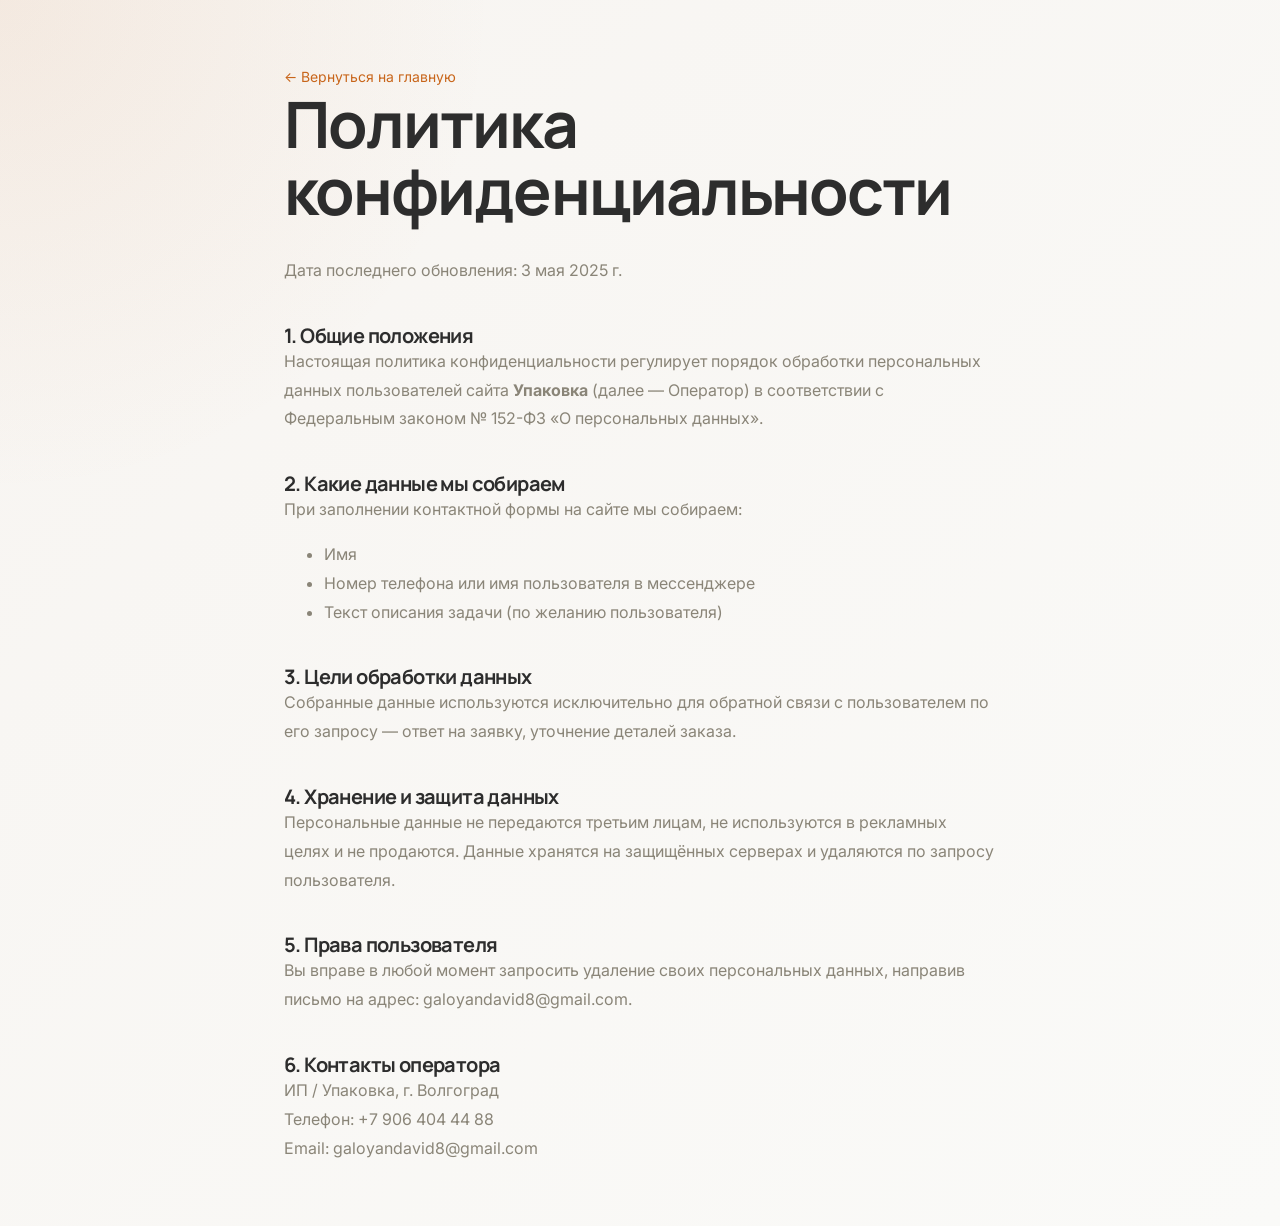
<file: privacy.html>
<!DOCTYPE html>
<html lang="ru">
  <head>
    <meta charset="UTF-8" />
    <meta name="viewport" content="width=device-width, initial-scale=1.0" />
    <title>Политика конфиденциальности — Упаковка</title>
    <link rel="preconnect" href="https://fonts.googleapis.com" />
    <link rel="preconnect" href="https://fonts.gstatic.com" crossorigin />
    <link
      href="https://fonts.googleapis.com/css2?family=Inter:wght@400;500;600;700&family=Manrope:wght@600;700;800&display=swap"
      rel="stylesheet"
    />
    <link rel="stylesheet" href="css/style.css" />
    <style>
      .privacy-page { max-width: 760px; margin: 0 auto; padding: 64px 24px; }
      .privacy-page h1 { font-family: var(--font-heading); margin-bottom: 32px; }
      .privacy-page h2 { font-family: var(--font-heading); font-size: var(--text-xl); margin-top: 40px; }
      .privacy-page p, .privacy-page li { color: var(--color-muted); line-height: 1.8; }
    </style>
  </head>
  <body>
    <div class="privacy-page">
      <a href="index.html" style="color: var(--color-primary); font-size: 14px;">← Вернуться на главную</a>
      <h1>Политика конфиденциальности</h1>
      <p>Дата последнего обновления: 3 мая 2025 г.</p>

      <h2>1. Общие положения</h2>
      <p>Настоящая политика конфиденциальности регулирует порядок обработки персональных данных пользователей сайта <strong>Упаковка</strong> (далее — Оператор) в соответствии с Федеральным законом № 152-ФЗ «О персональных данных».</p>

      <h2>2. Какие данные мы собираем</h2>
      <p>При заполнении контактной формы на сайте мы собираем:</p>
      <ul>
        <li>Имя</li>
        <li>Номер телефона или имя пользователя в мессенджере</li>
        <li>Текст описания задачи (по желанию пользователя)</li>
      </ul>

      <h2>3. Цели обработки данных</h2>
      <p>Собранные данные используются исключительно для обратной связи с пользователем по его запросу — ответ на заявку, уточнение деталей заказа.</p>

      <h2>4. Хранение и защита данных</h2>
      <p>Персональные данные не передаются третьим лицам, не используются в рекламных целях и не продаются. Данные хранятся на защищённых серверах и удаляются по запросу пользователя.</p>

      <h2>5. Права пользователя</h2>
      <p>Вы вправе в любой момент запросить удаление своих персональных данных, направив письмо на адрес: <a href="mailto:galoyandavid8@gmail.com">galoyandavid8@gmail.com</a>.</p>

      <h2>6. Контакты оператора</h2>
      <p>ИП / Упаковка, г. Волгоград<br />
      Телефон: <a href="tel:+79064044488">+7 906 404 44 88</a><br />
      Email: <a href="mailto:galoyandavid8@gmail.com">galoyandavid8@gmail.com</a></p>
    </div>
  </body>
</html>
</file>
<file: css/style.css>
:root {
  --color-bg: #F3F2ED;
  --color-surface: #f4f0eb;
  --color-accent: #2d2d2d;
  --color-primary: #c8651a;
  --color-primary-dark: #a54f13;
  --color-primary-light: #f5e6d8;
  --color-muted: #8A8578;
  --color-border: #D9D4CB;
  --color-white: #ffffff;
  --color-olive: #7A7D5A;
  --color-olive-dark: #586B54;
  --color-linen: #E6DDD0;
  --color-limestone: #C9C4B8;

  --font-heading: 'Manrope', sans-serif;
  --font-body: 'Inter', sans-serif;

  --text-xs: 12px;
  --text-sm: 14px;
  --text-base: 16px;
  --text-lg: 18px;
  --text-xl: 20px;
  --text-2xl: 24px;
  --text-3xl: 32px;
  --text-4xl: 48px;
  --text-5xl: 64px;

  --radius-sm: 8px;
  --radius-md: 12px;
  --radius-lg: 20px;
  --radius-pill: 100px;

  --space-section: 80px;
  --space-gap: 24px;
  --container-width: 1200px;

  --shadow-soft: 0 2px 12px rgba(0, 0, 0, 0.06);
  --shadow-header: 0 10px 30px rgba(45, 45, 45, 0.08);
}

* {
  box-sizing: border-box;
}

html {
  scroll-behavior: smooth;
}

body {
  margin: 0;
  font-family: var(--font-body);
  font-size: var(--text-base);
  line-height: 1.6;
  color: var(--color-accent);
  background:
    radial-gradient(circle at top left, rgba(200, 101, 26, 0.08), transparent 28%),
    linear-gradient(135deg, rgba(244, 240, 235, 0.7), rgba(250, 250, 248, 1));
}

img,
svg {
  display: block;
  max-width: 100%;
}

a {
  color: inherit;
  text-decoration: none;
}

button,
input,
textarea {
  font: inherit;
}

button {
  cursor: pointer;
}

body.menu-open {
  overflow: hidden;
}

.container {
  width: min(calc(100% - 32px), var(--container-width));
  margin: 0 auto;
}

.section {
  padding: var(--space-section) 0;
}

.section-heading {
  max-width: 640px;
  margin: 0 auto 40px;
  text-align: center;
}

.section-heading--left {
  margin-left: 0;
  text-align: left;
}

.eyebrow {
  display: inline-flex;
  align-items: center;
  gap: 8px;
  margin-bottom: 16px;
  padding: 8px 14px;
  border-radius: var(--radius-pill);
  background: var(--color-primary-light);
  color: var(--color-primary);
  font-size: var(--text-sm);
  font-weight: 700;
  letter-spacing: 0.04em;
  text-transform: uppercase;
}

h1,
h2,
h3 {
  margin: 0;
  font-family: var(--font-heading);
  color: var(--color-accent);
}

h1 {
  font-size: clamp(42px, 6vw, var(--text-5xl));
  line-height: 1.05;
  letter-spacing: -0.03em;
}

h2 {
  font-size: clamp(32px, 4vw, var(--text-4xl));
  line-height: 1.1;
  letter-spacing: -0.03em;
}

h3 {
  font-size: var(--text-xl);
  line-height: 1.25;
}

p {
  margin: 0;
  color: var(--color-muted);
}

.card {
  background: var(--color-white);
  border: 1px solid var(--color-border);
  border-radius: var(--radius-lg);
  padding: 24px;
  box-shadow: var(--shadow-soft);
}

.button {
  display: inline-flex;
  align-items: center;
  justify-content: center;
  min-height: 52px;
  padding: 14px 32px;
  border-radius: var(--radius-pill);
  border: 2px solid transparent;
  font-weight: 700;
  line-height: 1;
  transition: background-color 0.25s ease, color 0.25s ease, border-color 0.25s ease, transform 0.25s ease;
}

.button:hover,
.button:focus-visible,
.nav-links a:hover,
.nav-links a:focus-visible,
.footer-links a:hover,
.footer-links a:focus-visible {
  transform: translateY(-1px);
}

.button--primary {
  background: var(--color-primary);
  color: var(--color-white);
  position: relative;
  overflow: hidden;
}

.button--primary::after {
  content: '';
  position: absolute;
  top: 0;
  left: -100%;
  width: 60%;
  height: 100%;
  background: linear-gradient(120deg, transparent 0%, rgba(255, 255, 255, 0.22) 50%, transparent 100%);
  transform: skewX(-20deg);
  transition: left 0.55s ease;
  pointer-events: none;
}

.button--primary:hover::after,
.button--primary:focus-visible::after {
  left: 160%;
}

.button--primary:hover,
.button--primary:focus-visible {
  background: var(--color-primary-dark);
}

.button--secondary {
  border-color: var(--color-accent);
  background: transparent;
  color: var(--color-accent);
}

.button--secondary:hover,
.button--secondary:focus-visible {
  background: var(--color-accent);
  color: var(--color-white);
}

.site-header {
  position: sticky;
  top: 0;
  z-index: 50;
  padding: 16px 0;
  background: rgba(88, 107, 84, 0.97);
  backdrop-filter: blur(18px);
  transition: box-shadow 0.25s ease, background-color 0.25s ease;
}

.site-header.scrolled {
  background: rgba(72, 89, 68, 0.99);
  box-shadow: 0 4px 24px rgba(0, 0, 0, 0.2);
}

.site-nav {
  display: flex;
  align-items: center;
  justify-content: space-between;
  gap: 24px;
}

.brand {
  display: inline-flex;
  align-items: center;
  gap: 12px;
  flex-shrink: 0;
}

.brand__icon {
  display: inline-flex;
  align-items: center;
  justify-content: center;
  width: 44px;
  height: 44px;
  border-radius: 14px;
  background: rgba(255, 255, 255, 0.15);
  color: var(--color-white);
}

.brand__icon svg {
  width: 24px;
  height: 24px;
  stroke: currentColor;
  stroke-width: 1.8;
  fill: none;
  stroke-linecap: round;
  stroke-linejoin: round;
}

.brand__text {
  font-family: var(--font-heading);
  font-size: var(--text-xl);
  font-weight: 800;
}

.nav-menu {
  display: flex;
  align-items: center;
  gap: 28px;
  margin-left: auto;
}

.nav-links,
.footer-links {
  display: flex;
  align-items: center;
  gap: 24px;
  margin: 0;
  padding: 0;
  list-style: none;
}

.nav-links a,
.footer-links a {
  font-weight: 600;
  color: var(--color-accent);
  transition: color 0.25s ease, transform 0.25s ease;
}

.nav-links a:hover,
.nav-links a:focus-visible,
.footer-links a:hover,
.footer-links a:focus-visible {
  color: var(--color-primary);
}

.nav-toggle {
  display: none;
  width: 48px;
  height: 48px;
  padding: 0;
  border: 1px solid rgba(255, 255, 255, 0.25);
  border-radius: 14px;
  background: rgba(255, 255, 255, 0.12);
  box-shadow: none;
}

.nav-toggle span {
  display: block;
  width: 20px;
  height: 2px;
  margin: 4px auto;
  border-radius: 999px;
  background: var(--color-white);
  transition: transform 0.25s ease, opacity 0.25s ease;
}

.site-header .brand__text {
  color: var(--color-white);
}

.site-header .nav-links a {
  color: rgba(255, 255, 255, 0.85);
}

.site-header .nav-links a:hover,
.site-header .nav-links a:focus-visible {
  color: var(--color-white);
}

.hero {
  padding-top: 56px;
}

.hero__grid,
.about-grid,
.contact-grid {
  display: grid;
  grid-template-columns: repeat(2, minmax(0, 1fr));
  gap: 32px;
  align-items: center;
}

.hero__content {
  display: flex;
  flex-direction: column;
  align-items: flex-start;
  gap: 20px;
}

.hero__lead {
  font-size: var(--text-xl);
  font-weight: 600;
  color: var(--color-accent);
}

.hero__description,
.for-whom__description,
.about__text,
.contact-section__lead {
  max-width: 640px;
  font-size: var(--text-lg);
}

.hero__actions {
  display: flex;
  flex-wrap: wrap;
  gap: 16px;
  margin-top: 8px;
}

.hero__visual {
  position: relative;
  min-height: 460px;
  overflow: hidden;
  background:
    linear-gradient(160deg, rgba(245, 230, 216, 0.95), rgba(255, 255, 255, 0.95)),
    linear-gradient(45deg, rgba(122, 112, 104, 0.08), transparent 60%);
}

.hero__visual::before,
.hero__visual::after {
  content: '';
  position: absolute;
  inset: auto;
  border-radius: 50%;
  background: rgba(200, 101, 26, 0.08);
}

.hero__visual::before {
  width: 220px;
  height: 220px;
  top: -40px;
  right: -60px;
}

.hero__visual::after {
  width: 180px;
  height: 180px;
  bottom: -40px;
  left: -40px;
}

.hero__visual-stack {
  position: relative;
  display: grid;
  place-items: center;
  height: 100%;
  min-height: 410px;
}

.hero__shape {
  position: absolute;
  border-radius: 28px;
  background: linear-gradient(180deg, #ffffff, #efe4d8);
  border: 1px solid rgba(200, 101, 26, 0.18);
  box-shadow: 0 20px 40px rgba(45, 45, 45, 0.08);
}

.hero__shape--bag {
  width: 230px;
  height: 300px;
  left: 56px;
  bottom: 44px;
}

.hero__shape--bag::before {
  content: '';
  position: absolute;
  inset: 20px 48px auto;
  height: 70px;
  border: 8px solid rgba(122, 112, 104, 0.35);
  border-bottom: 0;
  border-radius: 60px 60px 0 0;
}

.hero__shape--box {
  width: 220px;
  height: 220px;
  right: 44px;
  top: 62px;
}

.hero__shape--box::before,
.hero__shape--box::after {
  content: '';
  position: absolute;
  background: rgba(200, 101, 26, 0.12);
}

.hero__shape--box::before {
  inset: 20px 20px auto;
  height: 36px;
  border-radius: 14px;
}

.hero__shape--box::after {
  width: 2px;
  top: 20px;
  bottom: 20px;
  left: 50%;
  transform: translateX(-50%);
}

.hero__stamp {
  position: absolute;
  bottom: 110px;
  right: 82px;
  display: inline-flex;
  align-items: center;
  justify-content: center;
  width: 92px;
  height: 92px;
  border-radius: 50%;
  border: 2px dashed rgba(200, 101, 26, 0.45);
  color: var(--color-primary);
  font-family: var(--font-heading);
  font-weight: 800;
  letter-spacing: 0.08em;
}

.advantages-grid {
  display: grid;
  grid-template-columns: repeat(4, minmax(0, 1fr));
  gap: var(--space-gap);
}

.advantage-card,
.product-card,
.process-card,
.stat-card {
  height: 100%;
}

.advantage-card__icon,
.product-card__visual {
  display: inline-flex;
  align-items: center;
  justify-content: center;
  border-radius: 18px;
  background: var(--color-surface);
}

.advantage-card__icon {
  width: 56px;
  height: 56px;
  margin-bottom: 18px;
  font-size: 28px;
  color: var(--color-olive);
}

.product-card {
  display: flex;
  flex-direction: column;
  gap: 16px;
}

.catalog-grid {
  display: grid;
  grid-template-columns: repeat(2, 1fr);
  gap: var(--space-gap);
}

/* Пятая карточка — на всю ширину */
.catalog-grid .product-card:last-child {
  grid-column: 1 / -1;
}

.product-card__visual {
  aspect-ratio: 4 / 3;
  overflow: hidden;
  border-radius: calc(var(--radius-md) - 4px);
  background: var(--color-linen);
  margin-bottom: 20px;
}

.product-card__visual img {
  width: 100%;
  height: 100%;
  object-fit: cover;
  display: block;
  transition: transform 0.4s ease;
}

.product-card:hover .product-card__visual img {
  transform: scale(1.03);
}

/* Последняя карточка — более широкое изображение */
.catalog-grid .product-card:last-child .product-card__visual {
  aspect-ratio: 16 / 7;
}

.catalog-banner {
  display: flex;
  align-items: center;
  justify-content: space-between;
  gap: 20px;
  margin-top: 24px;
  background: linear-gradient(135deg, rgba(245, 230, 216, 0.85), rgba(255, 255, 255, 0.95));
}

.catalog-banner p {
  font-size: var(--text-lg);
  color: var(--color-accent);
}

.process-list {
  display: grid;
  grid-template-columns: repeat(6, minmax(0, 1fr));
  gap: 16px;
  margin: 0;
  padding: 0;
  list-style: none;
}

.process-card {
  display: flex;
  flex-direction: column;
  gap: 14px;
  position: relative;
}

.process-card__number {
  font-family: var(--font-heading);
  font-size: 40px;
  line-height: 1;
  font-weight: 800;
  color: var(--color-olive);
}

.tag-list {
  display: flex;
  flex-wrap: wrap;
  gap: 12px;
  margin-bottom: 24px;
}

.tag {
  display: inline-flex;
  align-items: center;
  min-height: 44px;
  padding: 10px 18px;
  border-radius: var(--radius-pill);
  background: var(--color-linen);
  border: 1px solid var(--color-limestone);
  box-shadow: var(--shadow-soft);
  color: var(--color-olive-dark);
  font-weight: 600;
}

.about-grid {
  align-items: start;
}

.about-grid--single {
  grid-template-columns: minmax(0, 720px);
}

.stats-grid {
  display: grid;
  grid-template-columns: repeat(3, minmax(0, 1fr));
  gap: 16px;
}

.stat-card {
  display: flex;
  flex-direction: column;
  justify-content: center;
  gap: 10px;
  min-height: 180px;
  text-align: center;
}

.stat-card strong {
  font-family: var(--font-heading);
  font-size: clamp(36px, 5vw, 56px);
  line-height: 1;
  color: var(--color-primary);
}

.stat-card span {
  color: var(--color-accent);
  font-weight: 600;
}

.contact-section {
  background: linear-gradient(180deg, rgba(244, 240, 235, 0.55), rgba(250, 250, 248, 0));
}

.contact-grid {
  align-items: start;
}

.contact-form {
  display: grid;
  gap: 18px;
}

.contact-form label {
  display: grid;
  gap: 8px;
  font-weight: 600;
  color: var(--color-accent);
}

.contact-form input,
.contact-form textarea {
  width: 100%;
  padding: 14px 16px;
  border: 1px solid var(--color-border);
  border-radius: var(--radius-md);
  background: var(--color-bg);
  color: var(--color-accent);
  transition: border-color 0.25s ease, box-shadow 0.25s ease;
}

.contact-form input:focus,
.contact-form textarea:focus {
  outline: none;
  border-color: rgba(200, 101, 26, 0.65);
  box-shadow: 0 0 0 4px rgba(200, 101, 26, 0.12);
}

.contact-success {
  display: grid;
  gap: 10px;
  background: linear-gradient(135deg, rgba(245, 230, 216, 0.9), rgba(255, 255, 255, 0.95));
}

.contact-success h3,
.contact-details h3 {
  margin-bottom: 6px;
}

.contact-details {
  height: 100%;
  background: linear-gradient(180deg, rgba(255, 255, 255, 0.95), rgba(244, 240, 235, 0.85));
}

.contact-details dl {
  display: grid;
  gap: 18px;
  margin: 0;
}

.contact-details dt {
  margin-bottom: 6px;
  color: var(--color-muted);
  font-size: var(--text-sm);
}

.contact-details dd {
  margin: 0;
  font-size: var(--text-lg);
  font-weight: 600;
  color: var(--color-accent);
}

.contact-details a {
  color: var(--color-primary);
  text-decoration: none;
}

.contact-details a:hover {
  text-decoration: underline;
}

.consent-label {
  display: flex;
  align-items: flex-start;
  gap: 10px;
  font-size: var(--text-sm);
  color: var(--color-muted);
  cursor: pointer;
}

.consent-label input[type='checkbox'] {
  width: auto;
  margin-top: 2px;
  padding: 0;
  flex-shrink: 0;
  accent-color: var(--color-primary);
}

.consent-label a {
  color: var(--color-primary);
}

.site-footer {
  padding: 32px 0 48px;
  border-top: 1px solid var(--color-border);
}

.footer-grid {
  display: grid;
  grid-template-columns: 1.2fr 1fr auto;
  gap: 24px;
  align-items: center;
}

.brand--footer {
  margin-bottom: 10px;
}

.site-footer__tagline,
.site-footer__copy {
  color: var(--color-muted);
}

.messenger-float {
  position: fixed;
  right: 32px;
  bottom: 32px;
  z-index: 1000;
  display: flex;
  flex-direction: column;
  gap: 12px;
}

.messenger-btn {
  display: flex;
  align-items: center;
  justify-content: center;
  width: 52px;
  height: 52px;
  border-radius: 50%;
  color: #ffffff;
  box-shadow: 0 4px 16px rgba(0, 0, 0, 0.18);
  text-decoration: none;
  transition: transform 0.2s ease, box-shadow 0.2s ease;
}

.messenger-btn:hover {
  transform: scale(1.08);
  box-shadow: 0 6px 20px rgba(0, 0, 0, 0.24);
}

.messenger-btn--tg {
  background: #2aabee;
}

.messenger-btn--wa {
  background: #25d366;
}

@media (max-width: 1199px) {
  :root {
    --space-section: 80px;
  }

  .hero__grid,
  .about-grid,
  .contact-grid {
    grid-template-columns: 1fr;
  }

  .hero__visual {
    min-height: 380px;
  }

  .advantages-grid {
    grid-template-columns: repeat(2, minmax(0, 1fr));
  }

  .catalog-grid {
    grid-template-columns: repeat(2, minmax(0, 1fr));
  }

  .process-list {
    grid-template-columns: repeat(3, minmax(0, 1fr));
  }

  .stats-grid {
    grid-template-columns: repeat(3, minmax(0, 1fr));
  }

  .testimonials-grid {
    grid-template-columns: 1fr;
  }

  .footer-grid {
    grid-template-columns: 1fr;
    justify-items: start;
  }
}

@media (max-width: 768px) {
  :root {
    --space-section: 72px;
  }

  .messenger-float {
    right: 20px;
    bottom: 20px;
  }

  .messenger-btn {
    width: 46px;
    height: 46px;
  }

  .site-header {
    padding: 12px 0;
  }

  .site-nav {
    position: relative;
    flex-wrap: wrap;
  }

  .nav-toggle {
    display: inline-flex;
    align-items: center;
    justify-content: center;
    margin-left: auto;
  }

  .nav-menu {
    position: absolute;
    top: calc(100% + 12px);
    left: 0;
    right: 0;
    display: none;
    flex-direction: column;
    align-items: stretch;
    gap: 20px;
    padding: 20px;
    border: 1px solid rgba(255, 255, 255, 0.15);
    border-radius: 20px;
    background: rgba(72, 89, 68, 0.99);
    box-shadow: 0 8px 32px rgba(0, 0, 0, 0.25);
    backdrop-filter: blur(18px);
  }

  .site-nav.menu-open .nav-menu {
    display: flex;
  }

  .site-nav.menu-open .nav-toggle span:nth-child(1) {
    transform: translateY(6px) rotate(45deg);
  }

  .site-nav.menu-open .nav-toggle span:nth-child(2) {
    opacity: 0;
  }

  .site-nav.menu-open .nav-toggle span:nth-child(3) {
    transform: translateY(-6px) rotate(-45deg);
  }

  .nav-links,
  .footer-links {
    flex-direction: column;
    align-items: flex-start;
    gap: 16px;
  }

  .nav-cta {
    width: 100%;
  }

  .hero {
    padding-top: 36px;
  }

  .hero__actions,
  .catalog-banner {
    flex-direction: column;
    align-items: stretch;
  }

  .process-list {
    grid-template-columns: 1fr;
  }
}

@media (max-width: 375px) {
  .container {
    width: min(calc(100% - 24px), var(--container-width));
  }

  .section {
    padding: 64px 0;
  }

  .hero__actions .button,
  .catalog-banner .button {
    width: 100%;
  }

  .advantages-grid,
  .stats-grid {
    grid-template-columns: 1fr;
  }

  .catalog-grid {
    grid-template-columns: 1fr;
  }

  .catalog-grid .product-card:last-child {
    grid-column: auto;
  }

  .catalog-grid .product-card:last-child .product-card__visual {
    aspect-ratio: 4 / 3;
  }

  .hero__visual {
    min-height: 320px;
    padding: 12px;
  }

  .hero__shape--bag {
    width: 170px;
    height: 230px;
    left: 18px;
    bottom: 20px;
  }

  .hero__shape--bag::before {
    inset: 18px 30px auto;
  }

  .hero__shape--box {
    width: 150px;
    height: 150px;
    right: 18px;
    top: 26px;
  }

  .hero__stamp {
    width: 72px;
    height: 72px;
    right: 26px;
    bottom: 74px;
    font-size: 13px;
  }
}

.testimonials-grid {
  display: grid;
  grid-template-columns: repeat(3, minmax(0, 1fr));
  gap: var(--space-gap);
}

.testimonial-card {
  display: flex;
  flex-direction: column;
  gap: 16px;
}

.testimonial-card__stars {
  color: #f5a623;
  font-size: var(--text-lg);
  letter-spacing: 2px;
}

.testimonial-card__text {
  margin: 0;
  font-size: var(--text-base);
  line-height: 1.65;
  color: var(--color-accent);
  font-style: normal;
  flex: 1;
}

.testimonial-card__author {
  display: flex;
  flex-direction: column;
  gap: 2px;
  padding-top: 16px;
  border-top: 1px solid var(--color-border);
}

.testimonial-card__name {
  font-weight: 700;
  color: var(--color-accent);
}

.testimonial-card__role {
  font-size: var(--text-sm);
  color: var(--color-muted);
}

.contact-success__hint {
  font-size: var(--text-sm);
  margin-top: 4px;
}

.contact-success__hint a {
  color: var(--color-primary);
  font-weight: 600;
}

.contact-success__hint a:hover {
  text-decoration: underline;
}

.hero__stats {
  display: flex;
  flex-direction: column;
  gap: 24px;
  padding: 32px;
  margin: 0;
}

.hero__stat dt {
  font-size: var(--text-sm);
  color: var(--color-muted);
  margin-bottom: 4px;
}

.hero__stat dd {
  font-family: var(--font-heading);
  font-size: var(--text-3xl);
  font-weight: 800;
  color: var(--color-primary);
  margin: 0;
}

/* ── Modal ──────────────────────────────────── */

.modal-overlay {
  position: fixed;
  inset: 0;
  background: rgba(40, 37, 32, 0.5);
  backdrop-filter: blur(4px);
  -webkit-backdrop-filter: blur(4px);
  display: flex;
  align-items: center;
  justify-content: center;
  z-index: 1000;
  padding: 24px;
  visibility: hidden;
  opacity: 0;
  pointer-events: none;
  transition: opacity 0.25s ease, visibility 0.25s ease;
}

.modal-overlay.is-visible {
  visibility: visible;
  opacity: 1;
  pointer-events: auto;
}

.modal-card {
  max-width: 480px;
  width: 100%;
  padding: 40px 36px;
  position: relative;
  text-align: center;
  transform: translateY(16px);
  transition: transform 0.3s ease;
}

.modal-overlay.is-visible .modal-card {
  transform: translateY(0);
}

.modal-close {
  position: absolute;
  top: 16px;
  right: 16px;
  background: none;
  border: none;
  cursor: pointer;
  color: var(--color-muted);
  padding: 4px;
  line-height: 0;
  transition: color 0.15s;
}

.modal-close:hover {
  color: var(--color-accent);
}

.modal-icon {
  width: 52px;
  height: 52px;
  background: var(--color-olive);
  color: #fff;
  border-radius: 50%;
  display: flex;
  align-items: center;
  justify-content: center;
  font-size: 22px;
  font-weight: 700;
  margin: 0 auto 20px;
}

.modal-hint {
  font-size: var(--text-sm);
  margin-top: 8px;
  color: var(--color-muted);
}

.modal-hint a {
  color: var(--color-primary);
  font-weight: 600;
}

/* ── Card hover lift ────────────────────────── */

.advantage-card {
  transition: transform 0.25s ease, box-shadow 0.25s ease;
}

.advantage-card:hover {
  transform: translateY(-4px);
  box-shadow: 0 10px 32px rgba(0, 0, 0, 0.1);
}

/* ── Scroll reveal ──────────────────────────── */

.reveal {
  opacity: 0;
  transform: translateY(24px);
  transition: opacity 0.55s ease, transform 0.55s ease;
}

.reveal.is-visible {
  opacity: 1;
  transform: translateY(0);
}

.reveal-delay-1 { transition-delay: 0.1s; }
.reveal-delay-2 { transition-delay: 0.2s; }
.reveal-delay-3 { transition-delay: 0.3s; }
.reveal-delay-4 { transition-delay: 0.4s; }

@media (prefers-reduced-motion: reduce) {
  .reveal {
    opacity: 1;
    transform: none;
    transition: none;
  }
}
</file>
